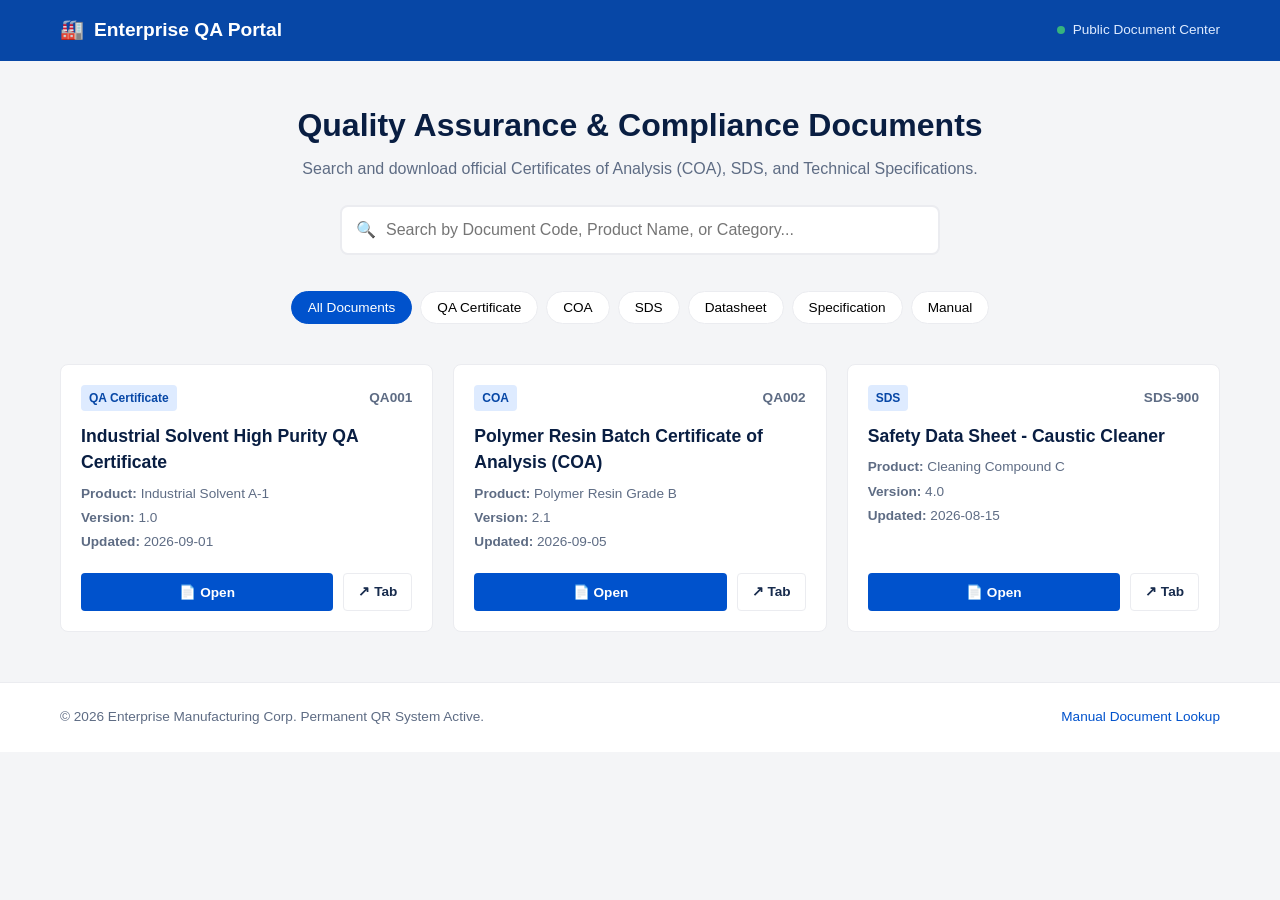
<file: index.html>
<!DOCTYPE html>
<html lang="en">
<head>
  <meta charset="UTF-8">
  <meta name="viewport" content="width=device-width, initial-scale=1.0">
  <title>QA Document Portal - Corporate Manufacturing</title>
  <link rel="stylesheet" href="css/style.css">
</head>
<body>
  <header class="navbar">
    <div class="container nav-content">
      <div class="brand">
        <span class="brand-logo">🏭</span>
        <span class="brand-name">Enterprise QA Portal</span>
      </div>
      <div class="nav-status">
        <span class="status-indicator"></span> Public Document Center
      </div>
    </div>
  </header>

  <main class="container">
    <section class="hero-section">
      <h1>Quality Assurance & Compliance Documents</h1>
      <p>Search and download official Certificates of Analysis (COA), SDS, and Technical Specifications.</p>
      
      <div class="search-box">
        <input type="text" id="searchInput" placeholder="Search by Document Code, Product Name, or Category..." autocomplete="off">
        <span class="search-icon">🔍</span>
      </div>
    </section>

    <div class="filter-bar">
      <button class="filter-btn active" data-category="ALL">All Documents</button>
      <button class="filter-btn" data-category="QA Certificate">QA Certificate</button>
      <button class="filter-btn" data-category="COA">COA</button>
      <button class="filter-btn" data-category="SDS">SDS</button>
      <button class="filter-btn" data-category="Technical Datasheet">Datasheet</button>
      <button class="filter-btn" data-category="Specification">Specification</button>
      <button class="filter-btn" data-category="Manual">Manual</button>
    </div>

    <div id="documentGrid" class="document-grid">
      <!-- Document Cards will be rendered here by app.js -->
    </div>
  </main>

  <!-- PDF Viewer Modal -->
  <div id="pdfModal" class="modal" style="display:none;">
    <div class="modal-dialog">
      <div class="modal-header">
        <h3 id="modalTitle">Document Viewer</h3>
        <div class="modal-actions">
          <a id="modalDownloadBtn" href="#" download class="btn btn-sm btn-outline">Download</a>
          <button id="modalNewTabBtn" class="btn btn-sm btn-outline">Open in New Tab</button>
          <button id="modalCloseBtn" class="btn-close">&times;</button>
        </div>
      </div>
      <div class="modal-body">
        <iframe id="pdfFrame" src="about:blank"></iframe>
      </div>
    </div>
  </div>

  <footer class="footer">
    <div class="container footer-content">
      <p>&copy; 2026 Enterprise Manufacturing Corp. Permanent QR System Active.</p>
      <p class="footer-links"><a href="doc/">Manual Document Lookup</a></p>
    </div>
  </footer>

  <script src="js/viewer.js"></script>
  <script src="js/app.js"></script>
</body>
</html>
</file>
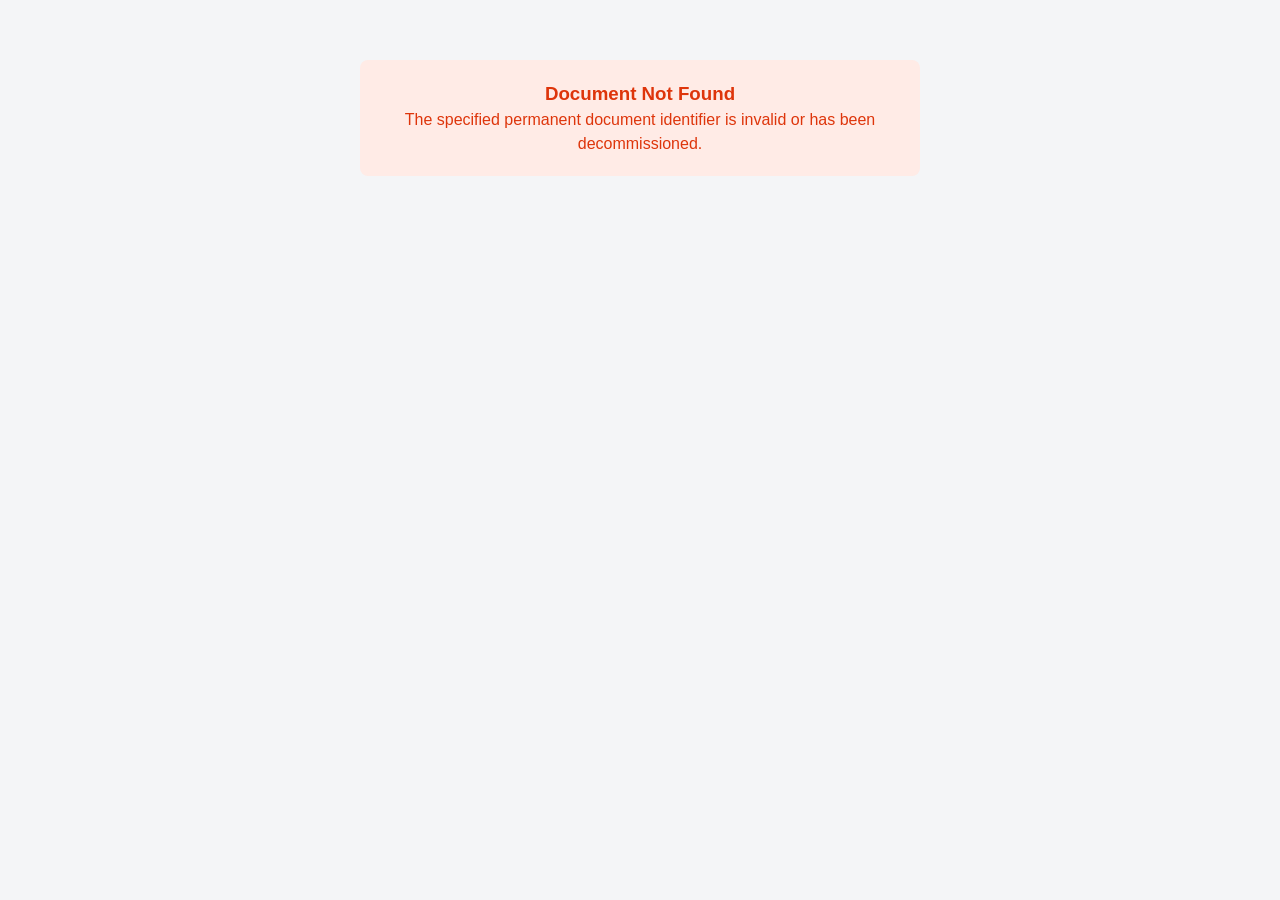
<file: doc/index.html>
<!DOCTYPE html>
<html lang="en">
<head>
  <meta charset="UTF-8">
  <meta name="viewport" content="width=device-width, initial-scale=1.0">
  <title>Document Resolver - QA Portal</title>
  <link rel="stylesheet" href="../css/style.css">
</head>
<body>
  <div class="container" style="max-width: 600px; margin: 60px auto; text-align: center;">
    <div id="resolverCard" class="doc-card" style="padding: 40px; display: none;">
      <h2 id="resDocCode" style="margin-bottom: 8px;"></h2>
      <h3 id="resDocTitle" style="color: var(--primary); margin-bottom: 16px;"></h3>
      <p id="resDocProduct" class="meta"></p>
      <p id="resDocVersion" class="meta"></p>
      <p id="resDocDate" class="meta" style="margin-bottom: 24px;"></p>
      <div style="display: flex; gap: 12px; justify-content: center;">
        <a id="resPdfOpenBtn" href="#" class="btn btn-primary" style="padding: 10px 20px;">Open Latest PDF</a>
        <a id="resPdfDownloadBtn" href="#" download class="btn btn-outline" style="padding: 10px 20px;">Download</a>
      </div>
    </div>

    <div id="loadingText">
      <p>Resolving permanent document code...</p>
    </div>

    <div id="errorBox" style="display: none; padding: 20px; background: #ffebe6; color: #de350b; border-radius: 8px;">
      <h3>Document Not Found</h3>
      <p>The specified permanent document identifier is invalid or has been decommissioned.</p>
    </div>
  </div>

  <script src="../js/viewer.js"></script>
  <script>
    document.addEventListener("DOMContentLoaded", async () => {
      const params = new URLSearchParams(window.location.search);
      const docId = params.get("id");

      if (!docId) {
        document.getElementById("loadingText").style.display = "none";
        document.getElementById("errorBox").style.display = "block";
        return;
      }

      try {
        const basePath = DocumentViewer.getBaseUrl();
        const response = await fetch(`${basePath}/data/documents.json`);
        const db = await response.json();
        const doc = db[docId];

        if (!doc) {
          throw new Error("ID not in database");
        }

        const resolvedUrl = DocumentViewer.resolvePdfUrl(doc.pdf);

        document.getElementById("resDocCode").innerText = docId;
        document.getElementById("resDocTitle").innerText = doc.title;
        document.getElementById("resDocProduct").innerText = "Product: " + doc.product;
        document.getElementById("resDocVersion").innerText = "Latest Version: " + doc.version;
        document.getElementById("resDocDate").innerText = "Updated: " + doc.lastUpdate;

        const openBtn = document.getElementById("resPdfOpenBtn");
        openBtn.href = resolvedUrl;
        
        const dlBtn = document.getElementById("resPdfDownloadBtn");
        dlBtn.href = resolvedUrl;

        document.getElementById("loadingText").style.display = "none";
        document.getElementById("resolverCard").style.display = "block";

        // Auto-redirect ไปยัง PDF ทันทีสำหรับ QR Code Scanner
        window.location.replace(resolvedUrl);

      } catch (err) {
        document.getElementById("loadingText").style.display = "none";
        document.getElementById("errorBox").style.display = "block";
      }
    });
  </script>
</body>
</html>
</file>
<file: css/style.css>
:root {
  --primary: #0052cc;
  --primary-hover: #0747a6;
  --bg-main: #f4f5f7;
  --card-bg: #ffffff;
  --text-main: #172b4d;
  --text-muted: #5e6c84;
  --border-color: #ebecf0;
  --badge-bg: #deebff;
  --badge-color: #0747a6;
}

* { box-sizing: border-box; margin: 0; padding: 0; }
body { font-family: -apple-system, BlinkMacSystemFont, "Segoe UI", Roboto, Helvetica, Arial, sans-serif; background-color: var(--bg-main); color: var(--text-main); line-height: 1.5; }
.container { max-width: 1200px; margin: 0 auto; padding: 0 20px; }
.text-center { text-align: center; }

/* Navbar */
.navbar { background: #0747a6; color: #fff; padding: 16px 0; }
.nav-content { display: flex; justify-content: space-between; align-items: center; }
.brand { display: flex; align-items: center; gap: 10px; font-weight: 700; font-size: 1.2rem; }
.status-indicator { display: inline-block; width: 8px; height: 8px; background-color: #36b37e; border-radius: 50%; margin-right: 4px; }
.nav-status { font-size: 0.85rem; color: #deebff; }

/* Hero & Search */
.hero-section { padding: 40px 0 20px; text-align: center; }
.hero-section h1 { font-size: 2rem; margin-bottom: 8px; color: #091e42; }
.hero-section p { color: var(--text-muted); margin-bottom: 24px; }
.search-box { position: relative; max-width: 600px; margin: 0 auto; }
.search-box input { width: 100%; padding: 14px 20px 14px 44px; font-size: 1rem; border: 2px solid var(--border-color); border-radius: 8px; outline: none; transition: border-color 0.2s; }
.search-box input:focus { border-color: var(--primary); }
.search-icon { position: absolute; left: 16px; top: 50%; transform: translateY(-50%); font-size: 1rem; color: var(--text-muted); }

/* Filters */
.filter-bar { display: flex; gap: 8px; overflow-x: auto; padding: 16px 0; margin-bottom: 24px; justify-content: center; }
.filter-btn { padding: 8px 16px; border: 1px solid var(--border-color); background: #fff; border-radius: 20px; cursor: pointer; font-size: 0.85rem; font-weight: 500; }
.filter-btn.active { background: var(--primary); color: #fff; border-color: var(--primary); }

/* Document Grid */
.document-grid { display: grid; grid-template-columns: repeat(auto-fill, minmax(280px, 1fr)); gap: 20px; margin-bottom: 50px; }
.doc-card { background: var(--card-bg); border: 1px solid var(--border-color); border-radius: 8px; padding: 20px; display: flex; flex-direction: column; justify-content: space-between; }
.card-header { display: flex; justify-content: space-between; align-items: center; margin-bottom: 12px; }
.badge { background: var(--badge-bg); color: var(--badge-color); font-size: 0.75rem; padding: 4px 8px; border-radius: 4px; font-weight: 600; }
.code { font-weight: 700; color: var(--text-muted); font-size: 0.85rem; }
.title { font-size: 1.1rem; margin-bottom: 8px; color: #091e42; }
.meta { font-size: 0.85rem; color: var(--text-muted); margin-bottom: 4px; }
.card-actions { display: flex; gap: 10px; margin-top: 16px; }

/* Buttons */
.btn { display: inline-flex; align-items: center; justify-content: center; padding: 8px 14px; font-size: 0.85rem; font-weight: 600; border-radius: 4px; cursor: pointer; text-decoration: none; border: none; }
.btn-primary { background: var(--primary); color: #fff; }
.btn-primary:hover { background: var(--primary-hover); }
.btn-outline { background: transparent; border: 1px solid var(--border-color); color: var(--text-main); }
.btn-outline:hover { background: #f4f5f7; }
.btn-sm { padding: 4px 10px; font-size: 0.8rem; }
.btn-close { background: none; border: none; font-size: 1.5rem; cursor: pointer; }

/* Modal */
.modal { position: fixed; top: 0; left: 0; width: 100vw; height: 100vh; background: rgba(9,30,66,0.54); display: flex; align-items: center; justify-content: center; z-index: 1000; }
.modal-dialog { background: #fff; width: 90%; max-width: 1000px; height: 85vh; border-radius: 8px; display: flex; flex-direction: column; overflow: hidden; }
.modal-header { padding: 14px 20px; border-bottom: 1px solid var(--border-color); display: flex; justify-content: space-between; align-items: center; }
.modal-actions { display: flex; align-items: center; gap: 8px; }
.modal-body { flex: 1; background: #525659; }
.modal-body iframe { width: 100%; height: 100%; border: none; }

/* Footer */
.footer { background: #fff; border-top: 1px solid var(--border-color); padding: 24px 0; margin-top: 40px; font-size: 0.85rem; color: var(--text-muted); }
.footer-content { display: flex; justify-content: space-between; align-items: center; flex-wrap: wrap; gap: 10px; }
.footer-links a { color: var(--primary); text-decoration: none; }
</file>
